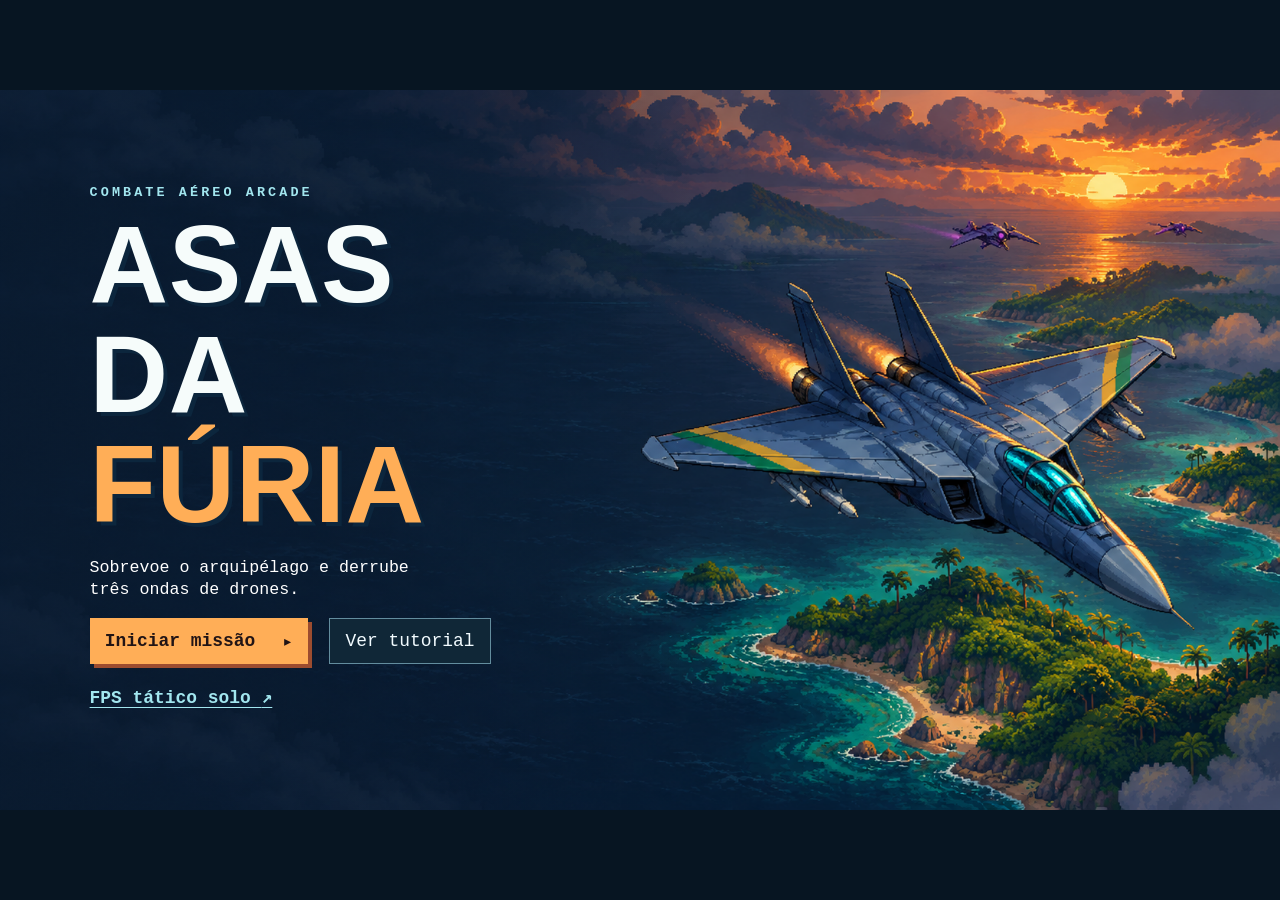
<file: index.html>
<!doctype html>
<html lang="pt-BR">
<meta charset="utf-8">
<meta name="viewport" content="width=device-width, initial-scale=1, viewport-fit=cover">
<meta name="description" content="Combate aéreo arcade em pixel art. Pilote um caça sobre um arquipélago e enfrente três ondas de drones.">
<title>Asas da Fúria</title>
<link rel="stylesheet" href="style.css">
<main class="game intro" aria-label="Asas da Fúria">
  <canvas id="flight" width="640" height="360" aria-label="Área de jogo"></canvas>
  <div class="hud" hidden>
    <div class="readout"><span>INTEGRIDADE</span><meter id="integrity" min="0" max="100" value="100"></meter></div>
    <div class="readout"><span>ONDA</span><strong id="wave">1 / 3</strong></div>
    <div class="readout" hidden><span>VIDA</span><strong id="pilot-health">100</strong></div>
    <div class="readout" hidden><span>PISTOLA</span><strong id="pilot-ammo">12 / 36</strong></div>
    <div class="readout"><span>PONTOS</span><strong id="score">0000</strong></div>
    <div class="hud-right"><span id="camera">VISTA SUPERIOR</span><button id="sound" type="button" aria-label="Silenciar" aria-pressed="false">♪</button><button id="pause" type="button" aria-label="Pausar">Ⅱ</button></div>
    <div class="controls"><span id="flight-guide">Mouse · pilotar <b>•</b> Clique · disparar <b>•</b> Shift · impulso <b>•</b> Q / E · rolar <b>•</b> <span id="altitude-keys">W / S · altitude <b>•</b> </span>Espaço · câmera <b>•</b> </span><span id="pilot-guide" hidden>WASD / setas · mover <b>•</b> <span id="ground-guide" hidden>Mouse · mirar <b>•</b> <span id="pistol-guide">Clique · disparar <b>•</b> R · recarregar <b>•</b> Shift · andar <b>•</b> C · agachar <b>•</b> </span>Espaço · câmera <b>•</b> </span></span>Esc · pausa</div>
    <p id="pilot-prompt" hidden>Clique na arena para mirar</p>
  </div>
  <section id="ejection" class="ejection" aria-label="Aviso de ejeção" hidden>
    <strong role="alert">AVIÃO EM QUEDA!</strong>
    <button id="eject" type="button">Ejetar <kbd>E</kbd></button>
  </section>
  <section class="overlay" aria-labelledby="title">
    <div class="panel">
      <p class="eyebrow" id="eyebrow">COMBATE AÉREO ARCADE</p>
      <h1 id="title">ASAS DA<br><em>FÚRIA</em></h1>
      <p id="description">Sobrevoe o arquipélago e derrube três ondas de drones.</p>
      <button id="action" type="button">Iniciar missão <span aria-hidden="true">▸</span></button>
      <button id="show-tutorial" type="button" aria-haspopup="dialog">Ver tutorial</button>
      <a id="solo-tactical" href="operacao.html">FPS tático solo <span aria-hidden="true">↗</span></a>
      <button id="restart" type="button" hidden>Reiniciar missão</button>
    </div>
  </section>
</main>
<dialog id="tutorial" aria-labelledby="tutorial-title">
  <h2 id="tutorial-title">Como jogar</h2>
  <ol>
    <li><strong>Pilote o caça.</strong> Mova o mouse para guiar o avião. Na vista superior, use <kbd>W</kbd> / <kbd>S</kbd> para subir ou descer. <kbd>Espaço</kbd> troca a câmera e <kbd>Q</kbd> / <kbd>E</kbd> fazem o avião rolar.</li>
    <li><strong>Enfrente três ondas de drones.</strong> Clique para disparar e use <kbd>Shift</kbd> para acelerar. No celular, use a alavanca e os botões na tela.</li>
    <li><strong>Ejete antes do impacto.</strong> Quando aparecer o aviso de queda, pressione <kbd>E</kbd> ou toque em <strong>Ejetar</strong>. O paraquedas abre sozinho. Use <kbd>WASD</kbd>, as setas ou a alavanca para guiar a descida, nadar e caminhar pelas ilhas. No mar, siga a seta até a costa.</li>
    <li><strong>Encontre o resgate.</strong> Ao tocar a água, nade em primeira pessoa até a costa. Clique na arena para mirar com o mouse ou arraste na tela. Em terra, use a pistola contra a patrulha, <kbd>R</kbd> para recarregar, <kbd>Shift</kbd> para andar e <kbd>C</kbd> para agachar. Siga a bússola até o helicóptero. <kbd>Espaço</kbd> ou o botão <strong>Câmera</strong> troca a vista.</li>
  </ol>
  <form method="dialog"><button type="submit" autofocus>Voltar ao menu</button></form>
</dialog>
<div class="touch-controls" hidden aria-label="Controles por toque">
  <div class="touch-steer">
    <div id="stick" aria-label="Alavanca de direção"><span></span></div>
    <div class="touch-altitude">
      <button type="button" data-flight-key="KeyW" aria-label="Subir">↑</button>
      <button type="button" data-flight-key="KeyS" aria-label="Descer">↓</button>
    </div>
  </div>
  <div class="touch-actions">
    <button type="button" id="touch-camera">Câmera</button>
    <button type="button" id="touch-roll">Rolar</button>
    <button type="button" data-flight-key="ShiftLeft">Impulso</button>
    <button type="button" data-flight-key="Fire">Disparar</button>
    <button type="button" data-flight-key="KeyR" hidden>Recarregar</button>
  </div>
</div>
<script src="world.js"></script>
<script src="character-art.js"></script>
<script src="combat-fx.js"></script>
<script src="render.js"></script>
<script src="audio.js"></script>
<script src="ground.js"></script>
<script src="game.js"></script>
</html>
</file>
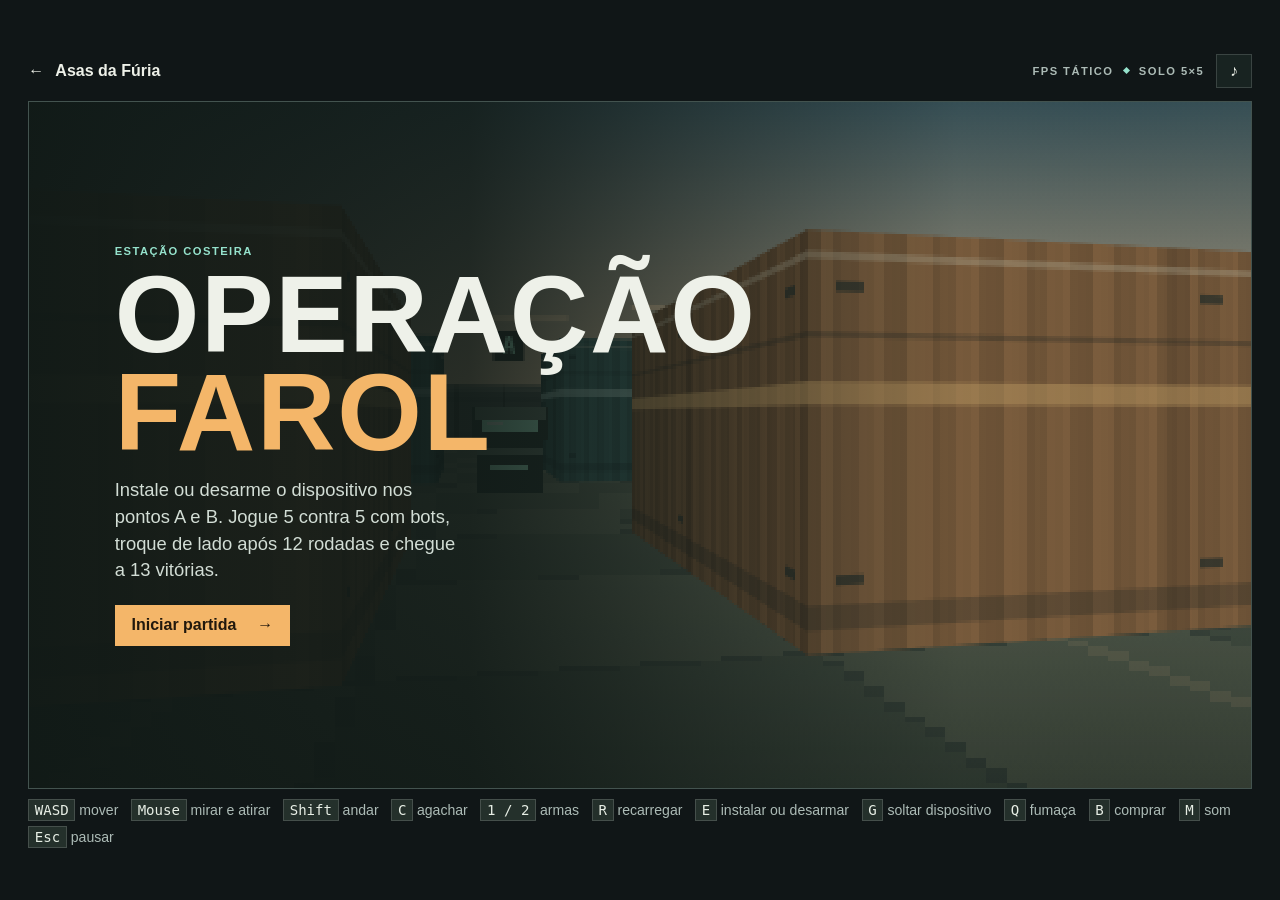
<file: operacao.html>
<!doctype html>
<html lang="pt-BR">
<head>
  <meta charset="utf-8">
  <meta name="viewport" content="width=device-width, initial-scale=1, viewport-fit=cover">
  <meta name="description" content="FPS tático solo de Asas da Fúria. Dispute rodadas 5 contra 5 com bots na estação Farol.">
  <title>Operação Farol · Asas da Fúria</title>
  <link rel="stylesheet" href="operacao.css">
</head>
<body>
  <main class="operation">
    <header class="header">
      <a href="index.html">← <span>Asas da Fúria</span></a>
      <span class="mode">FPS TÁTICO <i></i> SOLO 5×5</span>
      <button id="sound-operation" type="button" aria-label="Silenciar" aria-pressed="false">♪</button>
      <button id="pause-operation" type="button" hidden>Pausar</button>
    </header>
    <section class="arena" aria-label="Operação Farol">
      <canvas id="arena" width="480" height="270" tabindex="-1" aria-label="Vista em primeira pessoa"></canvas>
      <div id="hud" class="tactical-hud" hidden>
        <canvas id="radar" class="radar" width="140" height="110" aria-label="Mapa da estação"></canvas>
        <div class="match-status">
          <div class="scoreboard">
            <div class="score allies"><span>ALIADOS</span><strong id="allies-score">0</strong><small id="allies-alive"></small></div>
            <div class="round"><span id="round-number"></span><strong id="timer"></strong><small id="role"></small></div>
            <div class="score rivals"><span>RIVAIS</span><strong id="rivals-score">0</strong><small id="rivals-alive"></small></div>
          </div>
          <p id="objective"></p>
        </div>
        <div id="feed" class="feed" aria-live="polite"></div>
        <div id="crosshair" class="crosshair"></div>
        <div id="feedback" class="feedback" role="status" hidden></div>
        <div class="vitals"><span>VIDA <strong id="health"></strong></span><span>COLETE <strong id="armor"></strong></span><span>CRÉDITOS <strong id="credits"></strong></span></div>
        <div class="ammo"><span id="utility" hidden>FUMAÇA ×1</span><span id="weapon"></span><strong id="magazine"></strong><small id="reserve"></small></div>
        <div id="buy-hint" class="buy-hint" hidden><button id="shop-button" type="button">B · Equipamento</button></div>
      </div>

      <div id="overlay" class="overlay">
        <div class="panel">
          <p class="eyebrow" id="eyebrow">ESTAÇÃO COSTEIRA</p>
          <h1 id="operation-title">OPERAÇÃO<br><em>FAROL</em></h1>
          <p id="summary">Instale ou desarme o dispositivo nos pontos A e B. Jogue 5 contra 5 com bots, troque de lado após 12 rodadas e chegue a 13 vitórias.</p>
          <button id="play-operation" class="primary" type="button">Iniciar partida <span aria-hidden="true">→</span></button>
        </div>
      </div>

      <section id="shop" class="shop" aria-labelledby="shop-title" hidden>
        <div class="shop-panel">
          <div class="shop-header"><h2 id="shop-title">Equipamento</h2><strong id="shop-credits"></strong></div>
          <div class="shop-items">
            <button type="button" data-buy="smg"><span>1 · Submetralhadora<small>Rajadas rápidas em curta distância</small></span><strong>1.250</strong></button>
            <button type="button" data-buy="rifle"><span>2 · Carabina<small>Mais dano e precisão em tiros curtos</small></span><strong>2.100</strong></button>
            <button type="button" data-buy="vest"><span>3 · Colete<small>Absorve parte do dano recebido</small></span><strong>550</strong></button>
            <button type="button" data-buy="kit"><span>4 · Kit de desarme<small>Na defesa, reduz o tempo de desarme pela metade</small></span><strong>400</strong></button>
            <button type="button" data-buy="smoke"><span>5 · Granada de fumaça<small>Cobre um corredor temporariamente</small></span><strong>300</strong></button>
          </div>
          <button id="close-shop" class="primary" type="button">Voltar à rodada →</button>
        </div>
      </section>

      <div id="touch" class="touch" aria-label="Controles por toque" hidden>
        <div class="touch-move">
          <button type="button" data-key="KeyW" aria-label="Avançar">▲</button>
          <button type="button" data-key="KeyA" aria-label="Mover à esquerda">◀</button>
          <button type="button" data-key="KeyS" aria-label="Recuar">▼</button>
          <button type="button" data-key="KeyD" aria-label="Mover à direita">▶</button>
        </div>
        <div class="touch-actions">
          <button type="button" data-key="KeyR">Recarregar</button>
          <button type="button" data-key="KeyE">Operar</button>
          <button type="button" data-key="Swap">Trocar arma</button>
          <button type="button" data-key="Fire">Disparar</button>
          <button type="button" data-key="KeyQ">Fumaça</button>
        </div>
      </div>
    </section>
    <footer>
      <div class="desktop-guide">
        <span><kbd>WASD</kbd> mover</span>
        <span><kbd>Mouse</kbd> mirar e atirar</span>
        <span><kbd>Shift</kbd> andar</span>
        <span><kbd>C</kbd> agachar</span>
        <span><kbd>1 / 2</kbd> armas</span>
        <span><kbd>R</kbd> recarregar</span>
        <span><kbd>E</kbd> instalar ou desarmar</span>
        <span><kbd>G</kbd> soltar dispositivo</span>
        <span><kbd>Q</kbd> fumaça</span>
        <span><kbd>B</kbd> comprar</span>
        <span><kbd>M</kbd> som</span>
        <span><kbd>Esc</kbd> pausar</span>
      </div>
      <span class="touch-guide">Arraste na arena para mirar. Segure Operar nos pontos A ou B.</span>
    </footer>
  </main>
  <script src="audio.js"></script>
  <script src="character-art.js"></script>
  <script src="combat-fx.js"></script>
  <script src="operacao-render.js"></script>
  <script src="operacao.js"></script>
</body>
</html>
</file>
<file: style.css>
:root{color-scheme:dark;font-family:"Courier New",monospace;color:#fff;background:#071522}
*{box-sizing:border-box}
body{margin:0;min-height:100dvh;display:grid;place-items:center;overflow:hidden}
.game{width:min(100vw,177.7778dvh);aspect-ratio:16/9;position:relative;isolation:isolate;background:#194c77;overflow:hidden}
canvas{display:block;width:100%;height:100%;image-rendering:pixelated}
.game.playing canvas{cursor:none}
.game.ground canvas{touch-action:none}
[hidden]{display:none!important}
.hud,.overlay{position:absolute;inset:0}
.hud{pointer-events:none;display:flex;gap:clamp(9px,2.6vw,40px);align-items:flex-start;padding:clamp(8px,1.7vw,25px);font-size:clamp(10px,1.18vw,18px);text-shadow:1px 2px #061620}
.readout{display:grid;gap:.25em}
.readout span,.hud-right span{color:#daf5ff;font-size:.78em;font-weight:bold;letter-spacing:.14em}
meter{appearance:none;width:clamp(48px,11vw,160px);height:.68em;border:1px solid #9cc0ca;background:#143c51}
meter::-webkit-meter-bar{height:100%;background:#143c51;border:0;border-radius:0}
meter::-webkit-meter-optimum-value{background:#a9ef9c}
.hud-right{margin-left:auto;display:flex;align-items:center;gap:.9em}
button{font:inherit;cursor:pointer}
button:focus-visible{outline:3px solid #fff;outline-offset:4px}
#pause,#sound{pointer-events:auto;border:1px solid #91b9c5;background:#102737;color:#e9faff;padding:.2em .55em}
#sound[aria-pressed="true"]{color:#ffae57}
.controls{position:absolute;bottom:2.4%;left:50%;transform:translateX(-50%);width:max-content;max-width:98%;text-align:center;background:#071522dc;color:#e7f6f8;padding:.55em 1em;font-size:.8em}
.controls b{color:#ffab63}
#pilot-prompt{position:absolute;left:50%;top:57%;transform:translateX(-50%);max-width:90%;margin:0;background:#071522e8;color:#fff3d4;padding:.55em .8em;text-align:center}
.ejection{position:absolute;top:50%;left:50%;transform:translate(-50%,-50%);display:grid;justify-items:center;gap:.55em;width:max-content;padding:.75em 1.2em;background:#391c23ee;border:2px solid #ff9389;color:#fff4e7;text-align:center;font-size:clamp(12px,2vw,24px);box-shadow:0 0 0 3px #24151bc4}
#eject{min-height:44px;padding:.35em .8em;background:#ffae57;color:#211415;border:0;font-weight:bold;touch-action:manipulation}
#eject:hover{background:#ffd497}
#eject kbd{margin-left:.35em;padding:.08em .28em;border:1px solid currentColor;font-size:.8em}
.overlay{display:flex;align-items:center;padding:3% 7%;background:linear-gradient(90deg,#061323f7,#071927de 35%,#07192944 64%,transparent)}
.panel{width:min(100%,460px)}
.eyebrow{font-size:clamp(8px,1vw,15px);font-weight:bold;letter-spacing:.23em;color:#a2e6ef;margin:0 0 .8em}
h1{font-family:Impact,"Arial Black",sans-serif;font-size:clamp(27px,8vw,118px);line-height:.83;letter-spacing:.005em;margin:0;color:#f6fcfb;text-shadow:4px 4px #0c263d}
h1 em{font-style:normal;color:#ffae57}
#description{font-size:clamp(8px,1.25vw,18px);line-height:1.35;max-width:32ch;margin:1em 0}
#action{display:inline-flex;gap:1.5em;align-items:center;padding:.65em .85em;background:#ffae57;color:#211415;border:0;box-shadow:4px 4px #9c4c2f;font-weight:bold;font-size:clamp(9px,1.4vw,20px)}
#action:hover{background:#ffd497}
#show-tutorial,#restart{margin-left:.65em;padding:.65em .85em;background:#102737;color:#f2fbff;border:1px solid #638d9e;font-size:clamp(10px,1.4vw,20px)}
#show-tutorial:hover,#restart:hover{background:#1d435a}
#solo-tactical{display:block;width:max-content;margin-top:.9em;padding:.38em 0;color:#a2e6ef;font-size:clamp(10px,1.3vw,18px);font-weight:bold;text-underline-offset:.25em}
#solo-tactical:hover,#solo-tactical:focus-visible{color:#ffd497}
.game.playing #solo-tactical{display:none}

.game.intro {
  --title-art: url("assets/tela-inicial.png");
  container-type: inline-size;
  background: #0b1c30;
}
.game.intro canvas {
  position: absolute;
  visibility: hidden;
}
.game.intro .overlay {
  background: linear-gradient(90deg, #0b1c3073, transparent 55%), var(--title-art) center / cover no-repeat;
}
.game.intro h1 {
  font-size: clamp(24px, 8.5cqw, 118px);
  line-height: 1.01;
}
.game.intro .eyebrow {
  font-size: clamp(8px, 1.05cqw, 15px);
}
.game.intro #description {
  font-size: clamp(10px, 1.3cqw, 18px);
}
.game.intro #action,
.game.intro #show-tutorial,
.game.intro #solo-tactical {
  font-size: clamp(10px, 1.4cqw, 18px);
}

@media (max-width: 600px) and (orientation: portrait) {
  body:has(.game.intro) {
    background: #0b1c30;
  }
  .game.intro {
    aspect-ratio: auto;
  }
  .game.intro .overlay {
    position: relative;
    display: block;
    padding: 0;
    background: none;
  }
  .game.intro .overlay::before {
    content: "";
    display: block;
    height: min(68cqw, 39dvh);
    background: linear-gradient(#0b1c30, transparent 16%, transparent 68%, #0b1c30), var(--title-art) right center / cover no-repeat;
  }
  .game.intro .panel {
    position: relative;
    width: 100%;
    margin-top: -1rem;
    padding: 0 clamp(1rem, 6cqw, 2rem) 1.25rem;
  }
  .game.intro h1 {
    font-size: clamp(40px, 12cqw, 66px);
  }
  .game.intro .eyebrow {
    font-size: 10px;
  }
  .game.intro #description,
  .game.intro #action,
  .game.intro #show-tutorial,
  .game.intro #solo-tactical {
    font-size: 14px;
  }
  .game.intro #action,
  .game.intro #show-tutorial {
    min-height: 44px;
    margin-top: .25rem;
  }
}

#tutorial{width:min(34rem,calc(100% - 1.5rem));max-height:calc(100dvh - 1.5rem);padding:clamp(1rem,4vw,2rem);background:#102737;color:#e9faff;border:2px solid #638d9e;line-height:1.5;font-size:clamp(13px,2vw,16px)}
#tutorial::backdrop{background:#061323ce}
#tutorial h2{margin:0;color:#ffae57}
#tutorial ol{padding-left:1.5em}
#tutorial li+li{margin-top:.65em}
#tutorial kbd{color:#ffe0ac}
#tutorial button{min-height:44px;padding:.5em .8em;background:#ffae57;color:#211415;border:0;font-weight:bold}
@media(max-width:550px){.controls{display:none}.overlay{padding:2% 5%}}
.touch-controls{display:none}
@media (pointer:coarse), (hover:none){
  body.touch-device{overflow:auto;min-height:100dvh;padding:env(safe-area-inset-top) env(safe-area-inset-right) env(safe-area-inset-bottom) env(safe-area-inset-left);align-content:center}
  .touch-device .game{width:min(100%,177.7778dvh)}
  .touch-device.playing-touch .controls{display:none}
  .touch-device.playing-touch .touch-controls:not([hidden]){display:flex}
  .touch-controls{width:min(100%,640px);align-items:center;justify-content:space-between;gap:8px;padding:10px 12px;touch-action:none;user-select:none}
  .touch-steer,.touch-altitude{display:flex;align-items:center;gap:5px}
  #stick{display:grid;place-items:center;flex:none;width:76px;height:76px;border-radius:50%;border:2px solid #638d9e;background:#0e2639;touch-action:none}
  #stick span{width:33px;height:33px;border-radius:50%;background:#b4d3dc;border:3px solid #416579;pointer-events:none}
  .touch-altitude{flex-direction:column}
  .touch-actions{display:grid;grid-template-columns:repeat(2,minmax(0,1fr));gap:5px}
  .touch-controls button{min-width:39px;min-height:44px;padding:0 7px;border:1px solid #638d9e;border-radius:4px;background:#102737;color:#f2fbff;font-size:12px;font-weight:bold;touch-action:none}
  .touch-controls [data-flight-key="Fire"]{background:#ffae57;color:#211415;border-color:#ffcf97}
  .touch-controls button:active,.touch-controls button.is-held{background:#bbdef0;color:#102737}
  @media (orientation:landscape){
    .touch-device.playing-touch .touch-controls{position:fixed;bottom:env(safe-area-inset-bottom);inset-inline:0;margin-inline:auto;width:100%;padding-inline:max(12px,env(safe-area-inset-left)) max(12px,env(safe-area-inset-right));pointer-events:none}
    .touch-controls button,#stick{pointer-events:auto}
  }
}
</file>
<file: operacao.css>
:root {
  color-scheme: dark;
  font-family: "Trebuchet MS", sans-serif;
  color: #eef1e9;
  background: #101617;
  --line: #ffffff26;
  --mint: #95e2cc;
  --amber: #f4b669;
  --muted: #acbbb6;
}
* { box-sizing: border-box; }
[hidden] { display: none !important; }
body { margin: 0; min-height: 100dvh; display: grid; grid-template-columns: minmax(0, 1fr); place-items: center; }
a { color: inherit; }
button { font: inherit; color: inherit; cursor: pointer; }
button:focus-visible, a:focus-visible { outline: 2px solid var(--mint); outline-offset: 4px; }
.operation {
  --gutter: clamp(10px, 2.2vw, 34px);
  width: min(100%, 1600px, max(540px, calc((100dvh - 134px) * 16 / 9 + 2 * var(--gutter))));
  padding: 0 var(--gutter);
}
.header { min-height: 60px; display: flex; align-items: center; justify-content: space-between; gap: 12px; }
.header a { display: inline-flex; gap: .7em; text-decoration: none; font-weight: bold; }
.header a:hover { color: var(--mint); }
.header button, .buy-hint button { background: #182321; border: 1px solid var(--line); padding: .45em .8em; }
.header button:hover, .buy-hint button:hover { border-color: var(--mint); }
#sound-operation[aria-pressed="true"] { color: var(--amber); }
.mode, .eyebrow, .scoreboard span, .scoreboard small, .vitals, .ammo span {
  font-size: .7rem; letter-spacing: .13em; font-weight: bold;
}
.mode { margin-left: auto; color: var(--muted); white-space: nowrap; }
.mode i { display: inline-block; margin: 0 .5em .16em; width: 5px; height: 5px; background: var(--mint); transform: rotate(45deg); }
.arena { aspect-ratio: 16 / 9; isolation: isolate; position: relative; overflow: hidden; border: 1px solid #43534f; background: #212d29; }
#arena { display: block; width: 100%; height: 100%; image-rendering: pixelated; touch-action: none; }
#arena:focus { outline: none; }
.arena.active #arena { cursor: crosshair; }
.overlay, .shop { position: absolute; inset: 0; }
.overlay { display: grid; align-items: center; padding: 5% 7%; background: linear-gradient(90deg,#101916fa 0%,#101916df 36%,#10191638 76%); }
.panel { max-width: 34rem; }
.eyebrow { color: var(--mint); margin: 0 0 .8em; }
h1 { margin: 0; font-family: Impact, "Arial Black", sans-serif; font-size: clamp(2.2rem, 8.5vw, 8rem); line-height: .9; letter-spacing: .015em; }
h1 em { color: var(--amber); font-style: normal; }
#summary { color: #d2ddd5; max-width: 34ch; line-height: 1.45; margin: .85em 0 1.15em; font-size: clamp(.75rem, 1.5vw, 1.15rem); }
.primary { display: inline-flex; align-items: center; gap: 1.3em; padding: .7em 1.05em; background: var(--amber); color: #21180d; border: 0; font-weight: bold; }
.primary:hover { background: #ffd09a; }
.tactical-hud { position: absolute; inset: 0; pointer-events: none; font-variant-numeric: tabular-nums; }
.match-status { position: absolute; top: 2.8%; left: 50%; transform: translateX(-50%); text-align: center; width: min(46%, 390px); }
.scoreboard { display: grid; grid-template-columns: 1fr 1.05fr 1fr; background: #101815e8; border: 1px solid var(--line); }
.scoreboard > div { display: grid; gap: .1em; padding: .42em .3em; border-top: 2px solid; }
.scoreboard strong { font-size: clamp(.95rem, 2.4vw, 1.9rem); }
.scoreboard small { letter-spacing: .045em; }
.allies { color: var(--mint); }
.rivals { color: var(--amber); }
.round { color: #f1f2e8; }
#objective { display: inline-block; max-width: 100%; padding: .38em .72em; margin: .45em 0 0; background: #101815e8; color: #fff0d8; font-size: clamp(.62rem, 1.2vw, .95rem); }
#objective.armed { color: #24170b; background: var(--amber); font-weight: bold; }
.radar { position: absolute; top: 3%; left: 2%; width: clamp(53px, 13%, 140px); height: auto; border: 1px solid var(--line); }
.feed { position: absolute; top: 3%; right: 2%; text-align: right; max-width: 25%; font-size: clamp(.62rem, 1.1vw, .9rem); }
.feed p { margin: 0 0 .27em; padding: .23em .5em; background: #101815e8; }
.crosshair { position: absolute; top: 50%; left: 50%; transform: translate(-50%, -50%); width: 17px; height: 17px; color: #f1f9dc; filter: drop-shadow(1px 1px #15241f); background: linear-gradient(currentColor,currentColor) 50% 0/1px 5px, linear-gradient(currentColor,currentColor) 50% 100%/1px 5px, linear-gradient(currentColor,currentColor) 0 50%/5px 1px, linear-gradient(currentColor,currentColor) 100% 50%/5px 1px; background-repeat: no-repeat; }
.crosshair.hit { color: var(--amber); transform: translate(-50%, -50%) rotate(45deg); }
.crosshair { width: var(--crosshair-span, 17px); height: var(--crosshair-span, 17px); }
.feedback { position: absolute; left: 50%; top: 59%; width: max-content; max-width: 80%; transform: translateX(-50%); background: #101815ed; border: 1px solid var(--line); padding: .5em .8em; color: #fff2d9; text-align: center; font-size: clamp(.68rem, 1.45vw, 1rem); }
.vitals, .ammo { position: absolute; bottom: 3%; display: flex; gap: .8em; align-items: baseline; padding: .45em .75em; background: #101815e8; border: 1px solid var(--line); }
.vitals { left: 2%; color: var(--muted); }
.vitals strong { color: var(--mint); margin-left: .25em; }
.ammo { right: 2%; color: var(--muted); }
#utility { color: var(--mint); }
.ammo strong { font-size: clamp(.9rem, 2.5vw, 1.85rem); color: #fff2d9; }
.buy-hint { position: absolute; bottom: 3%; left: 50%; transform: translateX(-50%); pointer-events: auto; white-space: nowrap; }
.shop { display: grid; place-items: center; background: #0c1413d9; padding: 8px; overflow: auto; z-index: 2; }
.shop-panel { width: min(100%, 460px); padding: clamp(10px, 2.3vw, 26px); border: 1px solid #53665e; background: #192421; }
.shop-header { display: flex; justify-content: space-between; align-items: center; gap: 10px; margin-bottom: .65em; }
.shop h2 { margin: 0; font-size: clamp(1rem, 2.5vw, 1.6rem); }
.shop-header strong { color: var(--mint); }
.shop-items { display: grid; gap: .4em; margin-bottom: .7em; }
.shop-items button { display: flex; justify-content: space-between; align-items: center; gap: 10px; text-align: left; padding: .5em .65em; background: #26352f; border: 1px solid var(--line); }
.shop-items button:hover:not(:disabled) { border-color: var(--mint); }
.shop-items button:disabled { opacity: .5; cursor: default; }
.shop-items small { display: block; margin-top: .2em; color: var(--muted); }
.shop-items button strong { color: var(--amber); }
footer { padding: .65em 0; color: var(--muted); font-size: clamp(.66rem, 1.1vw, .92rem); line-height: 1.7; }
.desktop-guide { display: flex; flex-wrap: wrap; gap: .24em .9em; }
.desktop-guide span { white-space: nowrap; }
kbd { padding: .14em .4em; color: #e7eee5; background: #24302b; border: 1px solid var(--line); }
.touch, .touch-guide { display: none; }
@media (max-width: 630px) {
  .header { min-height: 45px; font-size: .82rem; gap: 6px; }
  .mode, .eyebrow, .scoreboard span, .scoreboard small, .vitals, .ammo span { font-size: .52rem; letter-spacing: .055em; }
  .scoreboard > div { padding: .15em; }
  .primary, .buy-hint button { font-size: .75rem; }
  .vitals, .ammo { gap: .45em; }
  .buy-hint { bottom: calc(3% + 44px); }
  .shop-items button { font-size: .72rem; }
}
@media (max-width: 450px) and (orientation: portrait) {
  .arena { height: 350px; aspect-ratio: auto; }
  #arena { position: absolute; inset: 0; object-fit: cover; }
}
@media (pointer: coarse) {
  .desktop-guide { display: none; }
  .touch-guide { display: inline; }
  .touch { display: flex; position: absolute; inset: auto 2% 11%; align-items: end; justify-content: space-between; pointer-events: none; }
  .touch-move, .touch-actions { display: grid; grid-template-columns: repeat(3, auto); gap: 3px; }
  .touch-actions { grid-template-columns: repeat(2, auto); }
  .touch-move button:first-child { grid-column: 2; }
  .touch-move button:nth-child(2) { grid-column: 1; }
  .touch button { pointer-events: auto; touch-action: none; user-select: none; min-width: 39px; min-height: 39px; padding: 0 .45em; background: #172822dc; border: 1px solid #ffffff58; font-size: .72rem; }
  .touch button:active { background: #4e6257; }
  .touch button:disabled { opacity: .5; cursor: default; }
}
</file>
